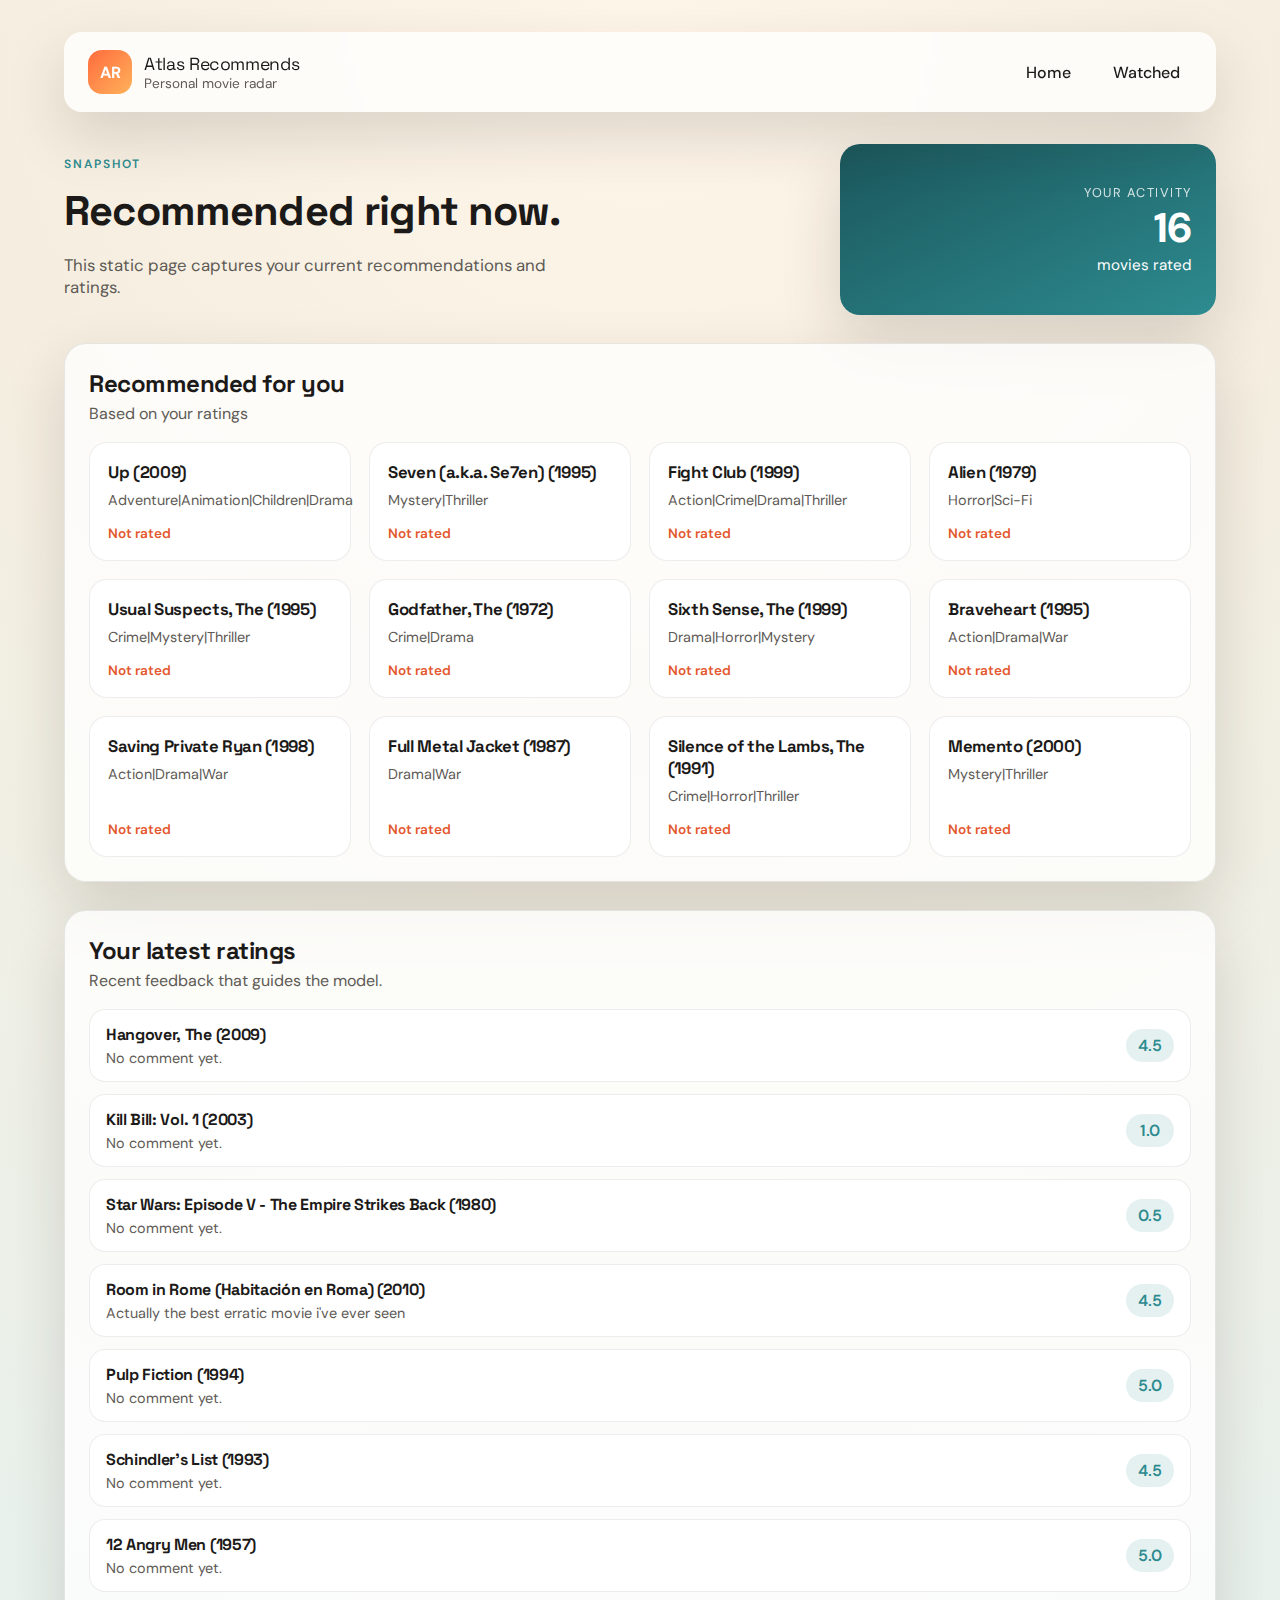
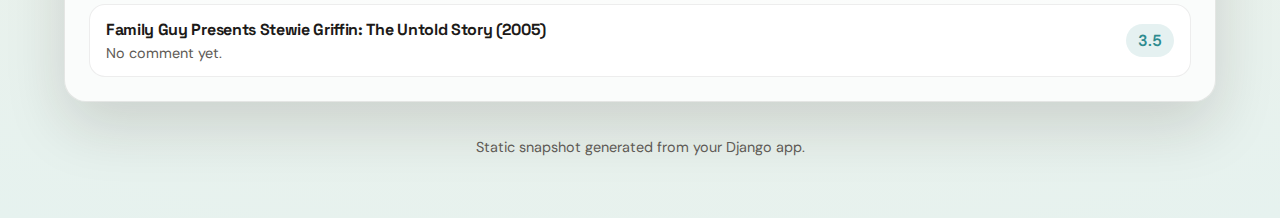
<file: docs/index.html>
<!DOCTYPE html>
<html lang="en">
<head>
  <meta charset="UTF-8">
  <meta name="viewport" content="width=device-width, initial-scale=1.0">
  <title>Atlas Recommends</title>
  <link rel="preconnect" href="https://fonts.googleapis.com">
  <link rel="preconnect" href="https://fonts.gstatic.com" crossorigin>
  <link href="https://fonts.googleapis.com/css2?family=Space+Grotesk:wght@400;500;600;700&family=DM+Sans:wght@400;500;700&display=swap" rel="stylesheet">
  <link rel="stylesheet" href="css/styles.css">
</head>
<body>
  <div class="page-shell">
    <header class="site-header">
      <div class="brand">
        <span class="brand-mark">AR</span>
        <div>
          <p class="brand-title">Atlas Recommends</p>
          <p class="brand-subtitle">Personal movie radar</p>
        </div>
      </div>
      <nav class="site-nav">
        <a href="index.html">Home</a>
        <a href="watched.html">Watched</a>
      </nav>
    </header>

    <main class="main-content">
      
<section class="hero">
  <div>
    <p class="hero-kicker">Snapshot</p>
    <h1>Recommended right now.</h1>
    <p class="hero-subtitle">This static page captures your current recommendations and ratings.</p>
  </div>
  <div class="hero-card">
    <p class="hero-card-title">Your activity</p>
    <p class="hero-card-number">16</p>
    <p class="hero-card-label">movies rated</p>
  </div>
</section>

<section class="panel">
  <div class="panel-header">
    <div>
      <h2>Recommended for you</h2>
      <p>Based on your ratings</p>
    </div>
  </div>

  <div class="card-grid">
    
      
        <div class="movie-card">
          <div class="movie-card-body">
            <h3>Up (2009)</h3>
            <p>Adventure|Animation|Children|Drama</p>
          </div>
          <span class="movie-card-cta">Not rated</span>
        </div>
      
        <div class="movie-card">
          <div class="movie-card-body">
            <h3>Seven (a.k.a. Se7en) (1995)</h3>
            <p>Mystery|Thriller</p>
          </div>
          <span class="movie-card-cta">Not rated</span>
        </div>
      
        <div class="movie-card">
          <div class="movie-card-body">
            <h3>Fight Club (1999)</h3>
            <p>Action|Crime|Drama|Thriller</p>
          </div>
          <span class="movie-card-cta">Not rated</span>
        </div>
      
        <div class="movie-card">
          <div class="movie-card-body">
            <h3>Alien (1979)</h3>
            <p>Horror|Sci-Fi</p>
          </div>
          <span class="movie-card-cta">Not rated</span>
        </div>
      
        <div class="movie-card">
          <div class="movie-card-body">
            <h3>Usual Suspects, The (1995)</h3>
            <p>Crime|Mystery|Thriller</p>
          </div>
          <span class="movie-card-cta">Not rated</span>
        </div>
      
        <div class="movie-card">
          <div class="movie-card-body">
            <h3>Godfather, The (1972)</h3>
            <p>Crime|Drama</p>
          </div>
          <span class="movie-card-cta">Not rated</span>
        </div>
      
        <div class="movie-card">
          <div class="movie-card-body">
            <h3>Sixth Sense, The (1999)</h3>
            <p>Drama|Horror|Mystery</p>
          </div>
          <span class="movie-card-cta">Not rated</span>
        </div>
      
        <div class="movie-card">
          <div class="movie-card-body">
            <h3>Braveheart (1995)</h3>
            <p>Action|Drama|War</p>
          </div>
          <span class="movie-card-cta">Not rated</span>
        </div>
      
        <div class="movie-card">
          <div class="movie-card-body">
            <h3>Saving Private Ryan (1998)</h3>
            <p>Action|Drama|War</p>
          </div>
          <span class="movie-card-cta">Not rated</span>
        </div>
      
        <div class="movie-card">
          <div class="movie-card-body">
            <h3>Full Metal Jacket (1987)</h3>
            <p>Drama|War</p>
          </div>
          <span class="movie-card-cta">Not rated</span>
        </div>
      
        <div class="movie-card">
          <div class="movie-card-body">
            <h3>Silence of the Lambs, The (1991)</h3>
            <p>Crime|Horror|Thriller</p>
          </div>
          <span class="movie-card-cta">Not rated</span>
        </div>
      
        <div class="movie-card">
          <div class="movie-card-body">
            <h3>Memento (2000)</h3>
            <p>Mystery|Thriller</p>
          </div>
          <span class="movie-card-cta">Not rated</span>
        </div>
      
    
  </div>
</section>

<section class="panel">
  <div class="panel-header">
    <div>
      <h2>Your latest ratings</h2>
      <p>Recent feedback that guides the model.</p>
    </div>
  </div>
  <div class="rating-list">
    
      <div class="rating-row">
        <div>
          <h3>Hangover, The (2009)</h3>
          <p>No comment yet.</p>
        </div>
        <span class="rating-pill">4.5</span>
      </div>
    
      <div class="rating-row">
        <div>
          <h3>Kill Bill: Vol. 1 (2003)</h3>
          <p>No comment yet.</p>
        </div>
        <span class="rating-pill">1.0</span>
      </div>
    
      <div class="rating-row">
        <div>
          <h3>Star Wars: Episode V - The Empire Strikes Back (1980)</h3>
          <p>No comment yet.</p>
        </div>
        <span class="rating-pill">0.5</span>
      </div>
    
      <div class="rating-row">
        <div>
          <h3>Room in Rome (Habitación en Roma) (2010)</h3>
          <p>Actually the best erratic movie i&#x27;ve ever seen</p>
        </div>
        <span class="rating-pill">4.5</span>
      </div>
    
      <div class="rating-row">
        <div>
          <h3>Pulp Fiction (1994)</h3>
          <p>No comment yet.</p>
        </div>
        <span class="rating-pill">5.0</span>
      </div>
    
      <div class="rating-row">
        <div>
          <h3>Schindler&#x27;s List (1993)</h3>
          <p>No comment yet.</p>
        </div>
        <span class="rating-pill">4.5</span>
      </div>
    
      <div class="rating-row">
        <div>
          <h3>12 Angry Men (1957)</h3>
          <p>No comment yet.</p>
        </div>
        <span class="rating-pill">5.0</span>
      </div>
    
      <div class="rating-row">
        <div>
          <h3>Family Guy Presents Stewie Griffin: The Untold Story (2005)</h3>
          <p>No comment yet.</p>
        </div>
        <span class="rating-pill">3.5</span>
      </div>
    
  </div>
</section>

    </main>

    <footer class="site-footer">
      <p>Static snapshot generated from your Django app.</p>
    </footer>
  </div>
</body>
</html>
</file>
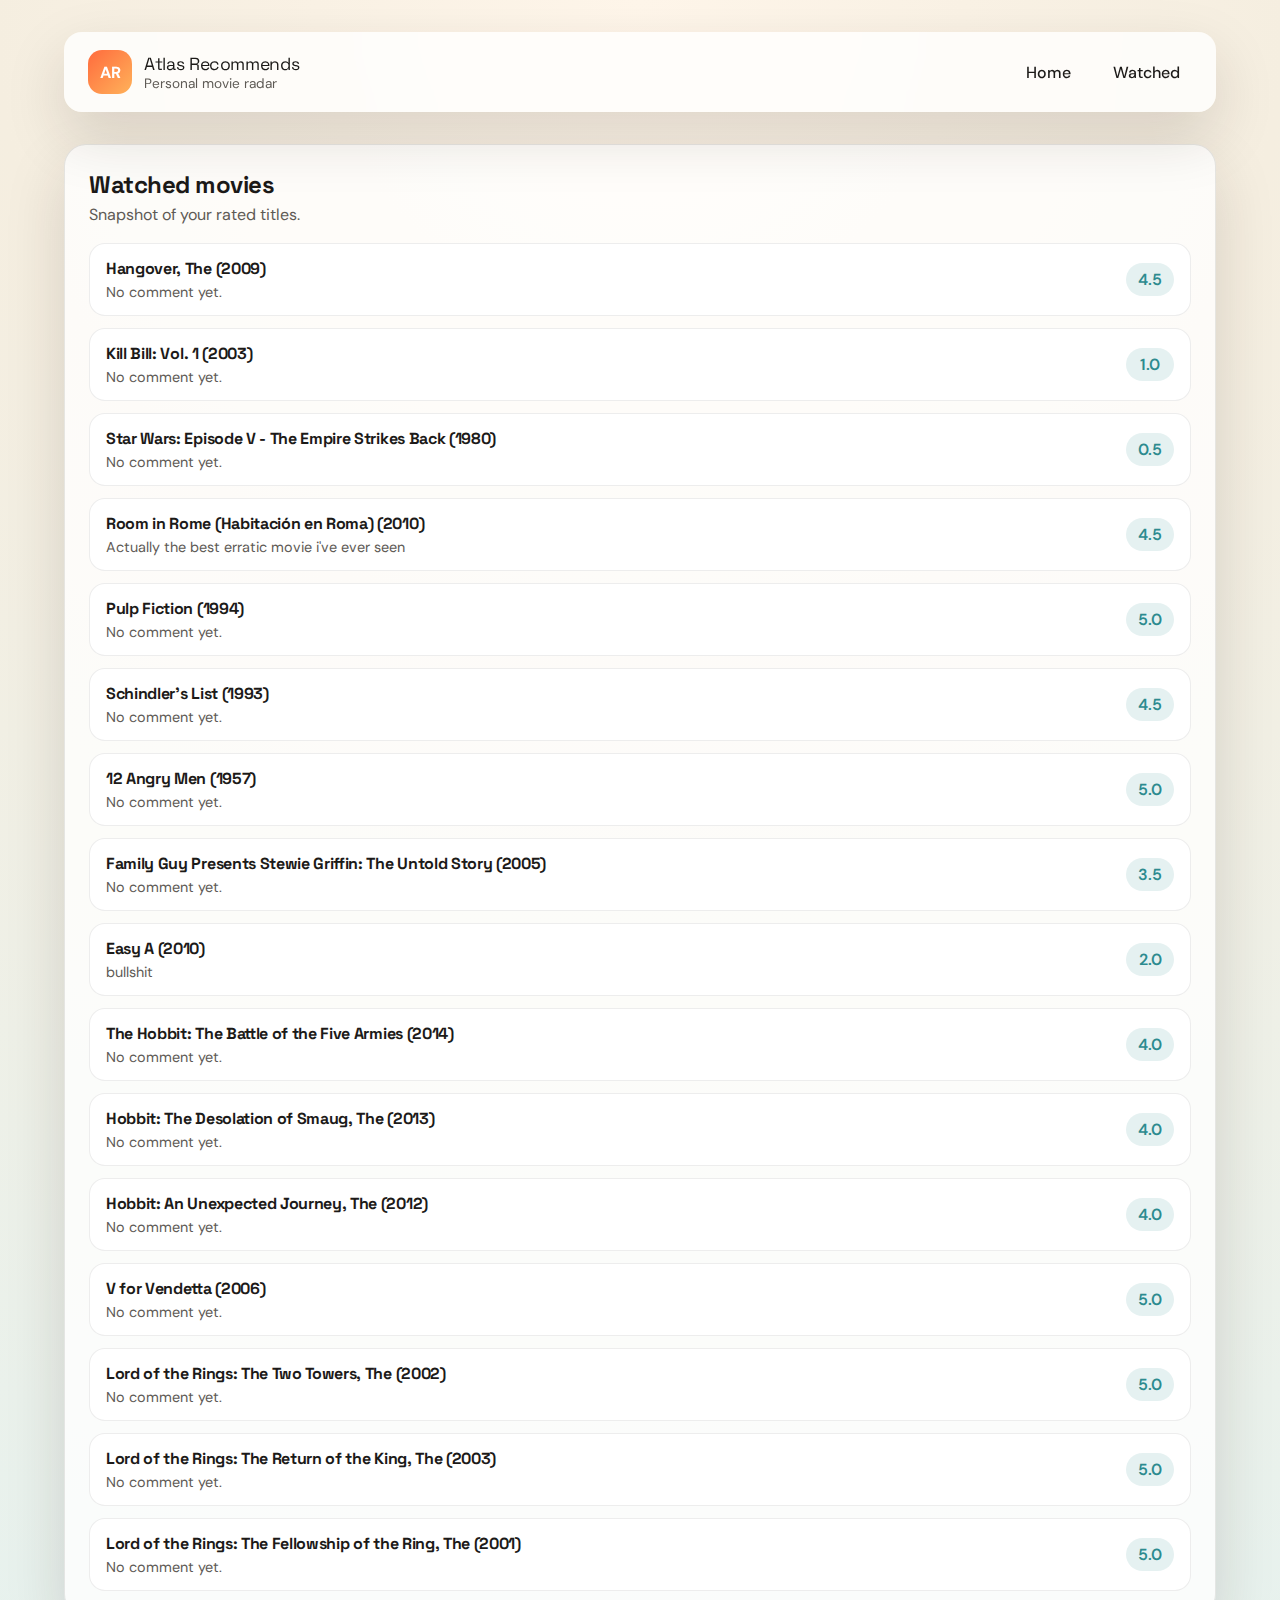
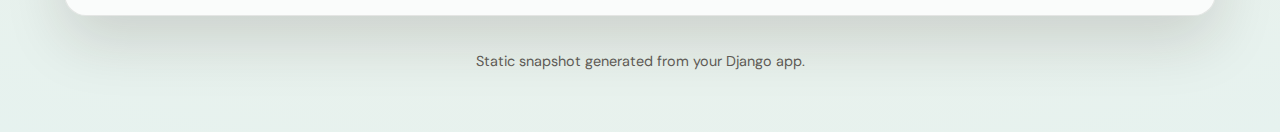
<file: docs/watched.html>
<!DOCTYPE html>
<html lang="en">
<head>
  <meta charset="UTF-8">
  <meta name="viewport" content="width=device-width, initial-scale=1.0">
  <title>Atlas Recommends</title>
  <link rel="preconnect" href="https://fonts.googleapis.com">
  <link rel="preconnect" href="https://fonts.gstatic.com" crossorigin>
  <link href="https://fonts.googleapis.com/css2?family=Space+Grotesk:wght@400;500;600;700&family=DM+Sans:wght@400;500;700&display=swap" rel="stylesheet">
  <link rel="stylesheet" href="css/styles.css">
</head>
<body>
  <div class="page-shell">
    <header class="site-header">
      <div class="brand">
        <span class="brand-mark">AR</span>
        <div>
          <p class="brand-title">Atlas Recommends</p>
          <p class="brand-subtitle">Personal movie radar</p>
        </div>
      </div>
      <nav class="site-nav">
        <a href="index.html">Home</a>
        <a href="watched.html">Watched</a>
      </nav>
    </header>

    <main class="main-content">
      
<section class="panel">
  <div class="panel-header">
    <div>
      <h2>Watched movies</h2>
      <p>Snapshot of your rated titles.</p>
    </div>
  </div>

  <div class="rating-list">
    
      <div class="rating-row">
        <div>
          <h3>Hangover, The (2009)</h3>
          <p>No comment yet.</p>
        </div>
        <span class="rating-pill">4.5</span>
      </div>
    
      <div class="rating-row">
        <div>
          <h3>Kill Bill: Vol. 1 (2003)</h3>
          <p>No comment yet.</p>
        </div>
        <span class="rating-pill">1.0</span>
      </div>
    
      <div class="rating-row">
        <div>
          <h3>Star Wars: Episode V - The Empire Strikes Back (1980)</h3>
          <p>No comment yet.</p>
        </div>
        <span class="rating-pill">0.5</span>
      </div>
    
      <div class="rating-row">
        <div>
          <h3>Room in Rome (Habitación en Roma) (2010)</h3>
          <p>Actually the best erratic movie i&#x27;ve ever seen</p>
        </div>
        <span class="rating-pill">4.5</span>
      </div>
    
      <div class="rating-row">
        <div>
          <h3>Pulp Fiction (1994)</h3>
          <p>No comment yet.</p>
        </div>
        <span class="rating-pill">5.0</span>
      </div>
    
      <div class="rating-row">
        <div>
          <h3>Schindler&#x27;s List (1993)</h3>
          <p>No comment yet.</p>
        </div>
        <span class="rating-pill">4.5</span>
      </div>
    
      <div class="rating-row">
        <div>
          <h3>12 Angry Men (1957)</h3>
          <p>No comment yet.</p>
        </div>
        <span class="rating-pill">5.0</span>
      </div>
    
      <div class="rating-row">
        <div>
          <h3>Family Guy Presents Stewie Griffin: The Untold Story (2005)</h3>
          <p>No comment yet.</p>
        </div>
        <span class="rating-pill">3.5</span>
      </div>
    
      <div class="rating-row">
        <div>
          <h3>Easy A (2010)</h3>
          <p>bullshit</p>
        </div>
        <span class="rating-pill">2.0</span>
      </div>
    
      <div class="rating-row">
        <div>
          <h3>The Hobbit: The Battle of the Five Armies (2014)</h3>
          <p>No comment yet.</p>
        </div>
        <span class="rating-pill">4.0</span>
      </div>
    
      <div class="rating-row">
        <div>
          <h3>Hobbit: The Desolation of Smaug, The (2013)</h3>
          <p>No comment yet.</p>
        </div>
        <span class="rating-pill">4.0</span>
      </div>
    
      <div class="rating-row">
        <div>
          <h3>Hobbit: An Unexpected Journey, The (2012)</h3>
          <p>No comment yet.</p>
        </div>
        <span class="rating-pill">4.0</span>
      </div>
    
      <div class="rating-row">
        <div>
          <h3>V for Vendetta (2006)</h3>
          <p>No comment yet.</p>
        </div>
        <span class="rating-pill">5.0</span>
      </div>
    
      <div class="rating-row">
        <div>
          <h3>Lord of the Rings: The Two Towers, The (2002)</h3>
          <p>No comment yet.</p>
        </div>
        <span class="rating-pill">5.0</span>
      </div>
    
      <div class="rating-row">
        <div>
          <h3>Lord of the Rings: The Return of the King, The (2003)</h3>
          <p>No comment yet.</p>
        </div>
        <span class="rating-pill">5.0</span>
      </div>
    
      <div class="rating-row">
        <div>
          <h3>Lord of the Rings: The Fellowship of the Ring, The (2001)</h3>
          <p>No comment yet.</p>
        </div>
        <span class="rating-pill">5.0</span>
      </div>
    
  </div>
</section>

    </main>

    <footer class="site-footer">
      <p>Static snapshot generated from your Django app.</p>
    </footer>
  </div>
</body>
</html>
</file>
<file: docs/css/styles.css>
:root {
  --bg: #f6f2ea;
  --bg-alt: #f0f7f4;
  --ink: #1c1a18;
  --muted: #5e5a55;
  --accent: #ff6b3d;
  --accent-dark: #e4572e;
  --teal: #2d8b8f;
  --panel: rgba(255, 255, 255, 0.78);
  --panel-strong: #ffffff;
  --border: rgba(28, 26, 24, 0.1);
  --shadow: 0 24px 60px rgba(37, 30, 20, 0.15);
}

* {
  box-sizing: border-box;
}

body {
  margin: 0;
  font-family: "DM Sans", system-ui, sans-serif;
  color: var(--ink);
  background: radial-gradient(circle at top, #fff6ea 0%, #f5eee0 35%, #e6f2ef 100%);
  min-height: 100vh;
}

h1, h2, h3, .brand-title {
  font-family: "Space Grotesk", "DM Sans", system-ui, sans-serif;
  letter-spacing: -0.02em;
}

a {
  color: inherit;
  text-decoration: none;
}

.page-shell {
  max-width: 1200px;
  margin: 0 auto;
  padding: 32px 24px 48px;
}

.site-header {
  display: flex;
  align-items: center;
  justify-content: space-between;
  gap: 24px;
  padding: 18px 24px;
  border-radius: 18px;
  background: var(--panel);
  box-shadow: var(--shadow);
  backdrop-filter: blur(18px);
}

.brand {
  display: flex;
  align-items: center;
  gap: 12px;
}

.brand-mark {
  display: grid;
  place-items: center;
  width: 44px;
  height: 44px;
  border-radius: 14px;
  background: linear-gradient(135deg, var(--accent), #ffb25a);
  color: white;
  font-weight: 700;
}

.brand-title {
  font-size: 1.1rem;
  margin: 0;
}

.brand-subtitle {
  margin: 0;
  font-size: 0.85rem;
  color: var(--muted);
}

.site-nav {
  display: flex;
  gap: 18px;
  font-weight: 500;
}

.site-nav a {
  padding: 8px 12px;
  border-radius: 999px;
  transition: background 0.2s ease, color 0.2s ease;
}

.site-nav a:hover {
  background: rgba(28, 26, 24, 0.08);
  color: var(--accent-dark);
}

.nav-search {
  display: flex;
  gap: 8px;
  align-items: center;
  background: white;
  border-radius: 999px;
  padding: 6px 10px;
  border: 1px solid var(--border);
}

.nav-search input {
  border: none;
  outline: none;
  font-size: 0.95rem;
  background: transparent;
  width: 180px;
}

.nav-search button {
  border: none;
  background: var(--accent);
  color: white;
  padding: 6px 14px;
  border-radius: 999px;
  cursor: pointer;
  font-weight: 600;
}

.main-content {
  margin-top: 32px;
  display: flex;
  flex-direction: column;
  gap: 28px;
}

.hero {
  display: grid;
  grid-template-columns: 2fr 1fr;
  gap: 24px;
  align-items: stretch;
}

.hero h1 {
  font-size: 2.6rem;
  margin: 0 0 12px;
}

.hero-kicker {
  text-transform: uppercase;
  letter-spacing: 0.16em;
  font-size: 0.75rem;
  color: var(--teal);
  font-weight: 600;
}

.hero-subtitle {
  color: var(--muted);
  font-size: 1.05rem;
  max-width: 520px;
}

.hero-card {
  border-radius: 20px;
  padding: 24px;
  background: linear-gradient(155deg, #1b575c, #2d8b8f);
  color: white;
  display: flex;
  flex-direction: column;
  justify-content: center;
  text-align: right;
  box-shadow: var(--shadow);
}

.hero-card-number {
  font-size: 2.6rem;
  margin: 0;
  font-weight: 700;
}

.hero-card-title {
  margin: 0;
  text-transform: uppercase;
  letter-spacing: 0.12em;
  font-size: 0.8rem;
  opacity: 0.8;
}

.hero-card-label {
  margin: 0;
  font-size: 0.95rem;
}

.panel {
  background: var(--panel);
  border-radius: 22px;
  padding: 24px;
  border: 1px solid var(--border);
  box-shadow: var(--shadow);
}

.panel.inset {
  background: var(--panel-strong);
  box-shadow: inset 0 0 0 1px rgba(28, 26, 24, 0.08);
}

.panel-header {
  display: flex;
  align-items: center;
  justify-content: space-between;
  gap: 16px;
  margin-bottom: 18px;
}

.panel-header h2 {
  margin: 0 0 4px;
}

.panel-header p {
  margin: 0;
  color: var(--muted);
}

.button,
button {
  background: var(--accent);
  color: white;
  border: none;
  border-radius: 999px;
  padding: 10px 18px;
  font-weight: 600;
  cursor: pointer;
  transition: transform 0.2s ease, box-shadow 0.2s ease;
}

button:hover,
.button:hover {
  transform: translateY(-1px);
  box-shadow: 0 12px 24px rgba(255, 107, 61, 0.25);
}

.button.ghost {
  background: transparent;
  border: 1px solid var(--border);
  color: var(--ink);
}

.card-grid {
  display: grid;
  grid-template-columns: repeat(auto-fit, minmax(220px, 1fr));
  gap: 18px;
}

.movie-card {
  display: flex;
  flex-direction: column;
  justify-content: space-between;
  gap: 16px;
  padding: 18px;
  background: white;
  border-radius: 18px;
  border: 1px solid rgba(28, 26, 24, 0.08);
  transition: transform 0.2s ease, box-shadow 0.2s ease;
  animation: fadeUp 0.5s ease both;
}

.movie-card:hover {
  transform: translateY(-4px);
  box-shadow: 0 18px 40px rgba(29, 25, 18, 0.15);
}

.movie-card h3 {
  margin: 0 0 8px;
  font-size: 1.05rem;
}

.movie-card p {
  margin: 0;
  color: var(--muted);
  font-size: 0.9rem;
}

.movie-card-cta {
  display: inline-flex;
  align-items: center;
  gap: 8px;
  font-size: 0.85rem;
  font-weight: 600;
  color: var(--accent-dark);
}

.rating-list {
  display: flex;
  flex-direction: column;
  gap: 12px;
}

.rating-row {
  display: flex;
  justify-content: space-between;
  align-items: center;
  padding: 14px 16px;
  border-radius: 16px;
  background: white;
  border: 1px solid rgba(28, 26, 24, 0.08);
}

.rating-row h3 {
  margin: 0 0 4px;
  font-size: 1rem;
}

.rating-row p {
  margin: 0;
  color: var(--muted);
  font-size: 0.9rem;
}

.rating-pill {
  display: inline-flex;
  align-items: center;
  justify-content: center;
  min-width: 48px;
  padding: 6px 12px;
  background: rgba(45, 139, 143, 0.12);
  color: var(--teal);
  border-radius: 999px;
  font-weight: 600;
}

.search-form {
  display: flex;
  gap: 12px;
  margin-top: 16px;
}

.search-form input {
  flex: 1;
  padding: 12px 16px;
  border-radius: 12px;
  border: 1px solid var(--border);
  font-size: 1rem;
}

.detail-panel h1 {
  margin: 0 0 8px;
}

.detail-header {
  display: flex;
  align-items: center;
  justify-content: space-between;
  gap: 16px;
}

.detail-kicker {
  text-transform: uppercase;
  letter-spacing: 0.14em;
  font-size: 0.75rem;
  color: var(--teal);
  margin: 0 0 8px;
}

.detail-grid {
  margin-top: 20px;
  display: grid;
  grid-template-columns: repeat(auto-fit, minmax(280px, 1fr));
  gap: 18px;
}

.stat-card {
  background: white;
  border-radius: 18px;
  padding: 18px;
  border: 1px solid rgba(28, 26, 24, 0.08);
  text-align: right;
}

.stat-card h2 {
  margin: 4px 0;
}

.form-row {
  display: flex;
  flex-direction: column;
  gap: 8px;
  margin-bottom: 12px;
}

.form-row input,
.form-row textarea {
  padding: 10px 12px;
  border-radius: 12px;
  border: 1px solid var(--border);
  font-size: 1rem;
  font-family: inherit;
}

.form-error {
  color: #b4441b;
  font-size: 0.85rem;
}

.rating-meta {
  display: flex;
  align-items: center;
  gap: 12px;
}

.link {
  color: var(--accent-dark);
  font-weight: 600;
}

.flash-messages {
  margin-top: 20px;
  display: flex;
  flex-direction: column;
  gap: 10px;
}

.flash {
  padding: 12px 16px;
  border-radius: 12px;
  background: rgba(45, 139, 143, 0.12);
  color: var(--teal);
}

.panel.warning {
  background: rgba(255, 107, 61, 0.12);
  border: 1px solid rgba(255, 107, 61, 0.3);
}

.muted {
  color: var(--muted);
}

.site-footer {
  margin-top: 36px;
  text-align: center;
  color: var(--muted);
  font-size: 0.9rem;
}

@keyframes fadeUp {
  from {
    opacity: 0;
    transform: translateY(8px);
  }
  to {
    opacity: 1;
    transform: translateY(0);
  }
}

@media (max-width: 900px) {
  .site-header {
    flex-direction: column;
    align-items: stretch;
  }

  .site-nav {
    justify-content: center;
  }

  .nav-search {
    width: 100%;
    justify-content: space-between;
  }

  .hero {
    grid-template-columns: 1fr;
  }

  .hero-card {
    text-align: left;
  }
}

@media (max-width: 600px) {
  .page-shell {
    padding: 18px 16px 32px;
  }

  .panel-header {
    flex-direction: column;
    align-items: flex-start;
  }

  .rating-row {
    flex-direction: column;
    align-items: flex-start;
    gap: 12px;
  }
}
</file>
